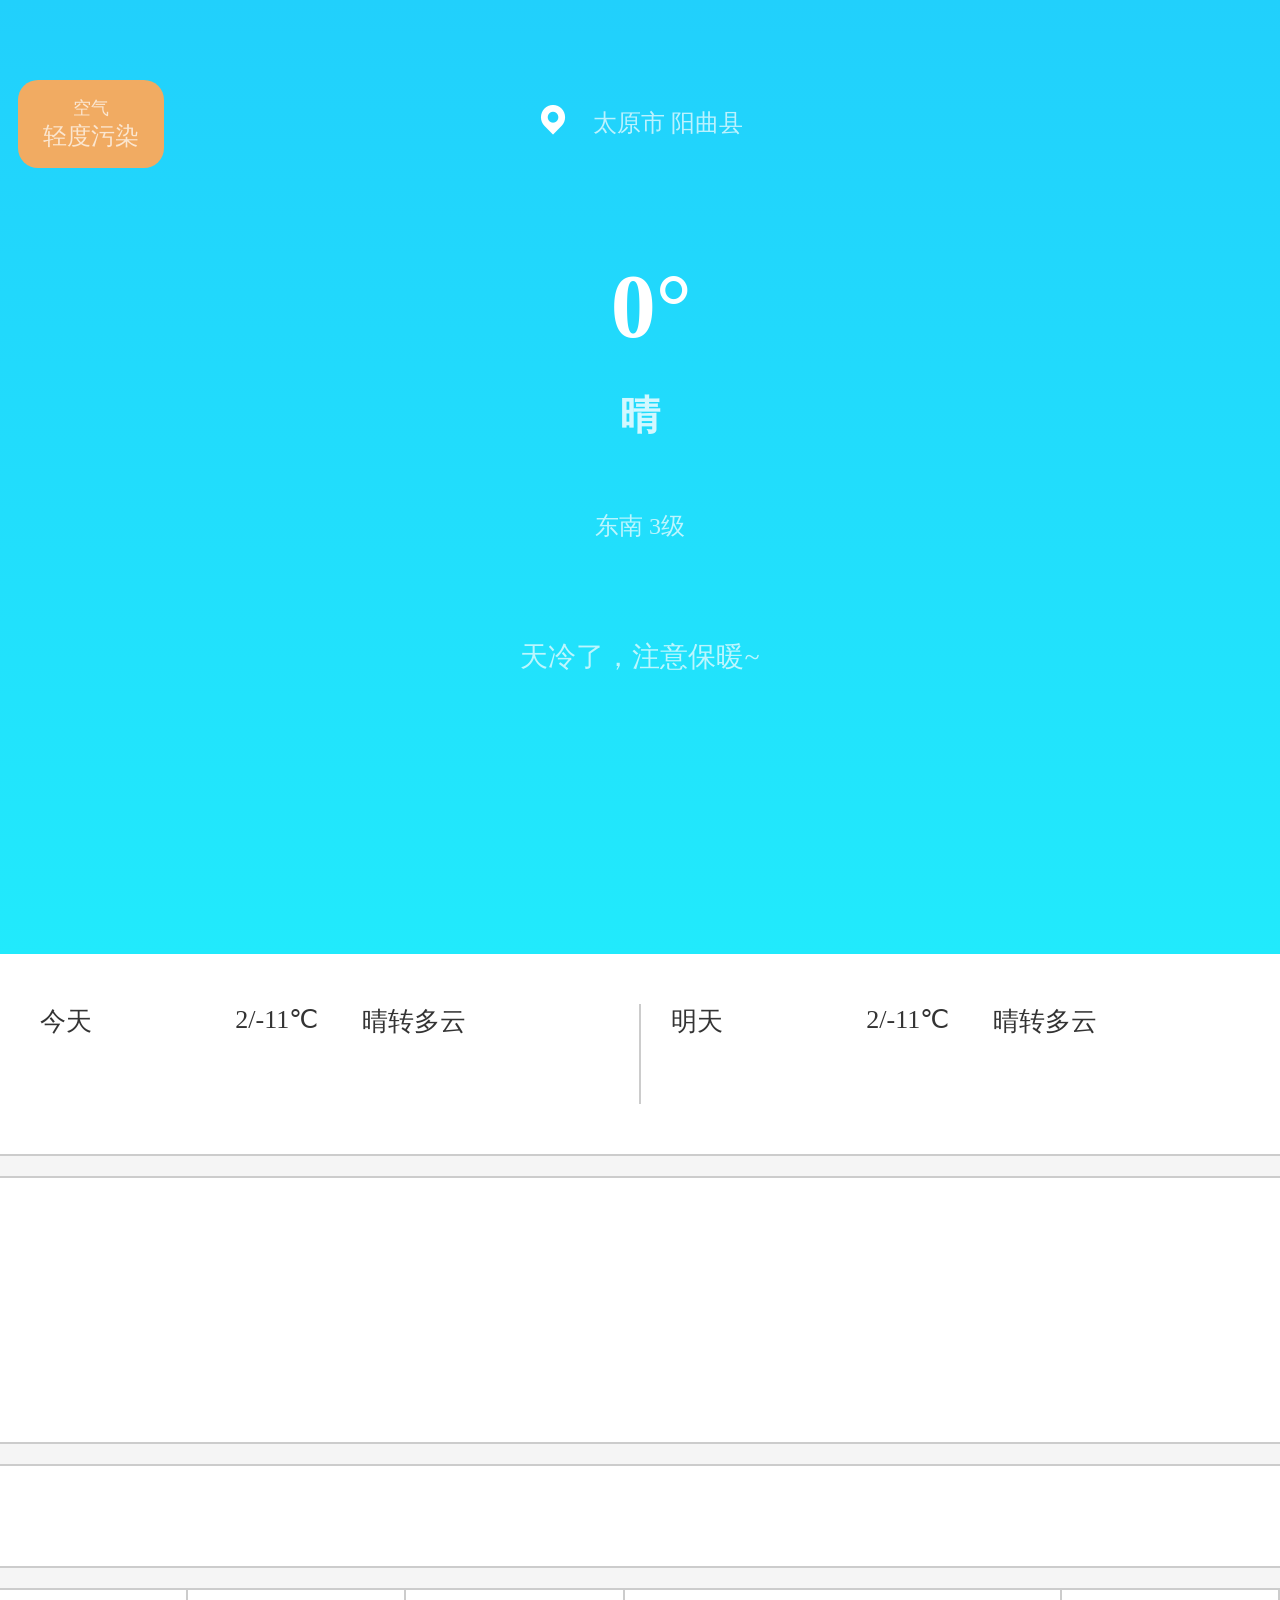
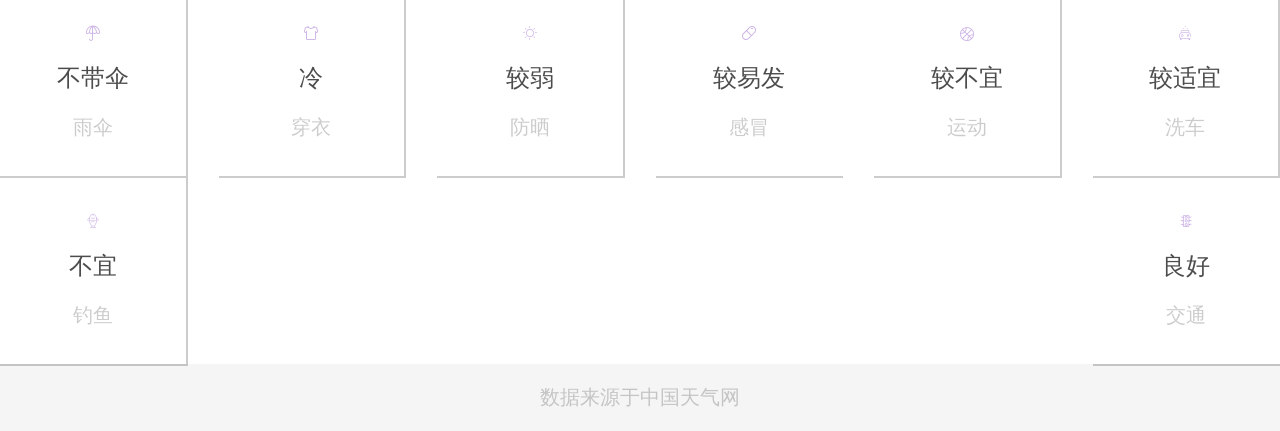
<file: index.html>
<!DOCTYPE html>
<html>
<head>
    <meta charset="utf-8">
    <meta name="viewport" content="initial-scale=1.0, maximum-scale=1.0, user-scalable=no" />
    <title></title>
    <script src="js/rem.js" type="text/javascript" charset="utf-8"></script>
    <script src="js/jquery-3.3.1.min.js" type="text/javascript" charset="utf-8"></script>
    <link rel="stylesheet" type="text/css" href="css/index.css"/>
    <link rel="stylesheet" type="text/css" href="css/iconfont.css"/>
    <script src="js/echarts.min.js"></script>
</head>
<body>
	<div class="main">
		<header>
			<div class="dingwei">
				<div class="dingwei-1">
					<i class="iconfont icon-dingweiweizhi"></i>
					<span class="city">太原市 阳曲县</span>
				</div>
				
				<h1>&nbsp;0°</h1>
				<h3>晴</h3>
				<span class="wind">东南 </span><span class="shidu">3级</span>
				<p>天冷了，注意保暖~</p>
			</div>
			<img src="img/screen.png"/>
			<div class="header-box">
				<p>空气</p>
				<p>轻度污染</p>
			</div>
		</header>
		<!--tq-->
		<div class="tq">
			<ul class="td">
				<li>今天</li>
				<li><span class="td-top">2</span>/<span class="td-low">-11</span>℃</li>
				<li>晴转多云</li>
				<li></li>
			</ul>
			<ul class="tm">
				<li>明天</li>
				<li><span class="td-top">2</span>/<span class="td-low">-11</span>℃</li>
				<li>晴转多云</li>
				<li></li>
			</ul>
		</div>
		
		<!--time-->
		<div class="time">
			<ul class="time-1">
				<!--<li>
					<p>12:00</p>
					<img src="img/0.png"/>
					<p>-1°</p>
				</li>
				<li>
					<p>12:00</p>
					<img src="img/0.png"/>
					<p>-1°</p>
				</li>
				<li>
					<p>12:00</p>
					<img src="img/0.png"/>
					<p>-1°</p>
				</li>
				<li>
					<p>12:00</p>
					<img src="img/0.png"/>
					<p>-1°</p>
				</li>
				<li>
					<p>12:00</p>
					<img src="img/0.png"/>
					<p>-1°</p>
				</li>
				<li>
					<p>12:00</p>
					<img src="img/0.png"/>
					<p>-1°</p>
				</li>
				<li>
					<p>12:00</p>
					<img src="img/0.png"/>
					<p>-1°</p>
				</li>-->
			</ul>
		</div>
		<!--qushi-->
		<div class="qushi">
			<ul class="qushi-top">
				<!--<li>
					<p>昨天</p>
					<span>09/26</span>
					<h4>多云</h4>
					<img src="img/1.png" alt="" />
					<div class="qushi-img"></div>
					<img src="img/1.png"/>
					<p>多云</p>
					<p>西北风</p>
					<p>3级</p>
				</li>-->
				
			</ul>
		</div>
		
		<!--footer-->
		<footer>
			<ul>
				<li>
					<i class="iconfont icon-san"></i>
					<span>不带伞</span>
					<p>雨伞</p>
				</li>
				<li>
					<i class="iconfont icon-txu"></i>
					<span>冷</span>
					<p>穿衣</p>
				</li>
				<li>
					<i class="iconfont icon-taiyang"></i>
					<span>较弱</span>
					<p>防晒</p>
				</li>
				<li>
					<i class="iconfont icon-tubiaojiaonangyao"></i>
					<span>较易发</span>
					<p>感冒</p>
				</li>
				<li>
					<i class="iconfont icon-icon5"></i>
					<span>较不宜</span>
					<p>运动</p>
				</li>
				<li>
					<i class="iconfont icon-xiche"></i>
					<span>较适宜</span>
					<p>洗车</p>
				</li>
				<li>
					<i class="iconfont icon-yu"></i>
					<span>不宜</span>
					<p>钓鱼</p>
				</li>
				<li>
					<i class="iconfont icon-xinhaodeng"></i>
					<span>良好</span>
					<p>交通</p>
				</li>
			</ul>
		</footer>
		<div class="sjly">数据来源于中国天气网</div>
	</div>
	
	<!--定位开始-->
	<div class="location">
		<div class="input">
			<input type="text" placeholder="搜索市、区、县" >
			<a href="javascript:void(false)">取消</a>
		</div>
		<div class="location-1">当前定位
			<a href="javascript:void(false)">小店区</a>
		</div>
		<div class="location-2">历史记录
			<ul>
				<li>运城</li>
				<li>太原</li>
				<li>大同</li>
				<li>三亚</li>
			</ul>
		</div>
		<div class="location-3">热门省份
			<ul>
				
			</ul>
		</div>
		<div class="location-4">热门城市
			<ul>
				
			</ul>
		</div>
	</div>
	
</body>
</html>
<script>
	$(".dingwei-1").click(function(){
		$(".location").css({"display":"block"});
		$(".location").animate({"right":0});
		$(".main").css({"display":'none'});
	})
	$(".input a").click(function(){
		$(".location").animate({"right":"7.5rem"});
		$(".main").css({"display":'block'});
		$(".location").css({"display":"none"});
	})
	//1.获取当前城市的天气信息
	let tianqi;
	$.ajax({
		type:"get",
		url:"https://www.toutiao.com/stream/widget/local_weather/data/?city=太原",
		dataType:"jsonp",
		success:function(obj){
			tianqi=obj.data;
			updata(tianqi);
			console.log(tianqi)
		}
	})
	function updata(tianqi){
		$(".city").html(tianqi.city);
		$(".header-box p:last-child").html(tianqi.weather.quality_level);
		$(".dingwei h1").html(tianqi.weather.current_temperature+"°");
		$(".dingwei h3").html(tianqi.weather.current_condition);
		$(".wind").html(tianqi.weather.wind_direction);
		$(".shidu").html(tianqi.weather.wind_level+"级");
		
		$(".td .td-top").html(tianqi.weather.dat_high_temperature);
		$(".td .td-low").html(tianqi.weather.dat_low_temperature);
		$(".td li:nth-child(3)").html(tianqi.weather.dat_condition);
		let str=`<img src="img/${tianqi.weather.dat_weather_icon_id}.png">`;
		$(".td li:last-child").html(str);
		
		$(".tm .td-top").html(tianqi.weather.tomorrow_high_temperature);
		$(".tm .td-low").html(tianqi.weather.tomorrow_low_temperature);
		$(".tm li:nth-child(3)").html(tianqi.weather.tomorrow_condition);
		let str1=`<img src="img/${tianqi.weather.tomorrow_weather_icon_id}.png">`;
		$(".tm li:last-child").html(str1);
		
		let hweather=tianqi.weather.hourly_forecast;
			hweather.forEach(function(v){
				let str2=`<li>
							<p>${v.hour}:00</p>
							<img src="img/${v.weather_icon_id}.png"/>
							<p>${v.temperature}°</p>
						  </li>`;
				
				$(".time-1").append(str2);
		})
			
		let future=tianqi.weather.forecast_list;
			future.forEach(function(v){
				let str3=`<li>
							<span>${v.date}</span>
							<h4>${v.condition}</h4>
							<img src="img/${v.weather_icon_id}.png" alt="" />
							<div class="qushi-img"></div>
							<img src="img/${v.weather_icon_id}.png"/>
							<p>${v.condition}</p>
							<p>${v.wind_direction}</p>
							<p>${v.wind_level}级</p>
						 </li>`;
						 
				$(".qushi-top").append(str3);
			})
	}
	
	let city;
	$.ajax({
		type:"get",
		url:"https://www.toutiao.com/stream/widget/local_weather/city/",
		dataType:"jsonp",
		success:function(obj){
			city=obj.data;
			updataCity(city);
			console.log(city)
		}
	});
	function updataCity(city){
		for(let i in city){
			let str=`<li>${i}</li>`;
			$(".location-3 ul").append(str);
			for(let j in city[i]){
				let str1=`<li>${j}</li>`;
				$(".location-4 ul").append(str1);
			}
		}
	}
	
	window.onload=function(){
		$(".location li").click(function(){
			$(".location").animate({"right":"7.5rem"});
			$(".main").css({"display":'block'});
			$(".location").css({"display":"none"});
			let con=$(this).html();
//			console.log(con);
			ajaxs(con);
		})
		function ajaxs(tianqi1){
			let url1=`https://www.toutiao.com/stream/widget/local_weather/data/?city=${tianqi1}`;
			$.ajax({
				type:"get",
				url:url1,
				dataType:"jsonp",
				success:function(obj){
					let tianqi2=obj.data;
					$(".time-1").empty();
					$(".qushi-top").empty();
					updata(tianqi2);
					
				}
			});
		}
		
		$("input").focus(function(){
			$(".input a").html("搜索");
		})
		$(".input a").click(function(){
			let text=$("input").val();
			for(let i in city){
				if(text==i){
					ajaxs(text);
					return;
				}
				for(let j in city[i]){
					if(text==j){
						ajaxs(text);
						return;
					}
				}
			}
			if(text!=""){
				alert("该城市不存在");
			}
			
		})
		
	}
</script>
<script>
        // 基于准备好的dom，初始化echarts实例
        var myChart = echarts.init(document.getElementById('main'));

        // 指定图表的配置项和数据
        var option = {
			    title: {
			        text: '未来一周气温变化',
			        subtext: '纯属虚构'
			    },
			    tooltip: {
			        trigger: 'axis'
			    },
			    legend: {
			        data:['最高气温','最低气温']
			    },
			    toolbox: {
			        show: true,
			        feature: {
			            dataZoom: {
			                yAxisIndex: 'none'
			            },
			            dataView: {readOnly: false},
			            magicType: {type: ['line', 'bar']},
			            restore: {},
			            saveAsImage: {}
			        }
			    },
//			    xAxis:  {
//			        type: 'category',
//			        boundaryGap: false,
//			        data: ['周一','周二','周三','周四','周五','周六','周日']
//			    },
//			    yAxis: {
//			        type: 'value',
//			        axisLabel: {
//			            formatter: '{value} °C'
//			        }
//			    },
			    series: [
			        {
			            name:'最高气温',
			            type:'line',
			            data:[11, 11, 15, 13, 12, 13, 10],
			            markPoint: {
			                data: [
			                    {type: 'max', name: '最大值'},
			                    {type: 'min', name: '最小值'}
			                ]
			            },
			            markLine: {
			                data: [
			                    {type: 'average', name: '平均值'}
			                ]
			            }
			        },
			        {
			            name:'最低气温',
			            type:'line',
			            data:[1, -2, 2, 5, 3, 2, 0],
			            markPoint: {
			                data: [
			                    {name: '周最低', value: -2, xAxis: 1, yAxis: -1.5}
			                ]
			            },
			            markLine: {
			                data: [
			                    {type: 'average', name: '平均值'},
			                    [{
			                        symbol: 'none',
			                        x: '90%',
			                        yAxis: 'max'
			                    }, {
			                        symbol: 'circle',
			                        label: {
			                            normal: {
			                                position: 'start',
			                                formatter: '最大值'
			                            }
			                        },
			                        type: 'max',
			                        name: '最高点'
			                    }]
			                ]
			            }
			        }
			    ]
			};
        myChart.setOption(option);
</script>
</file>
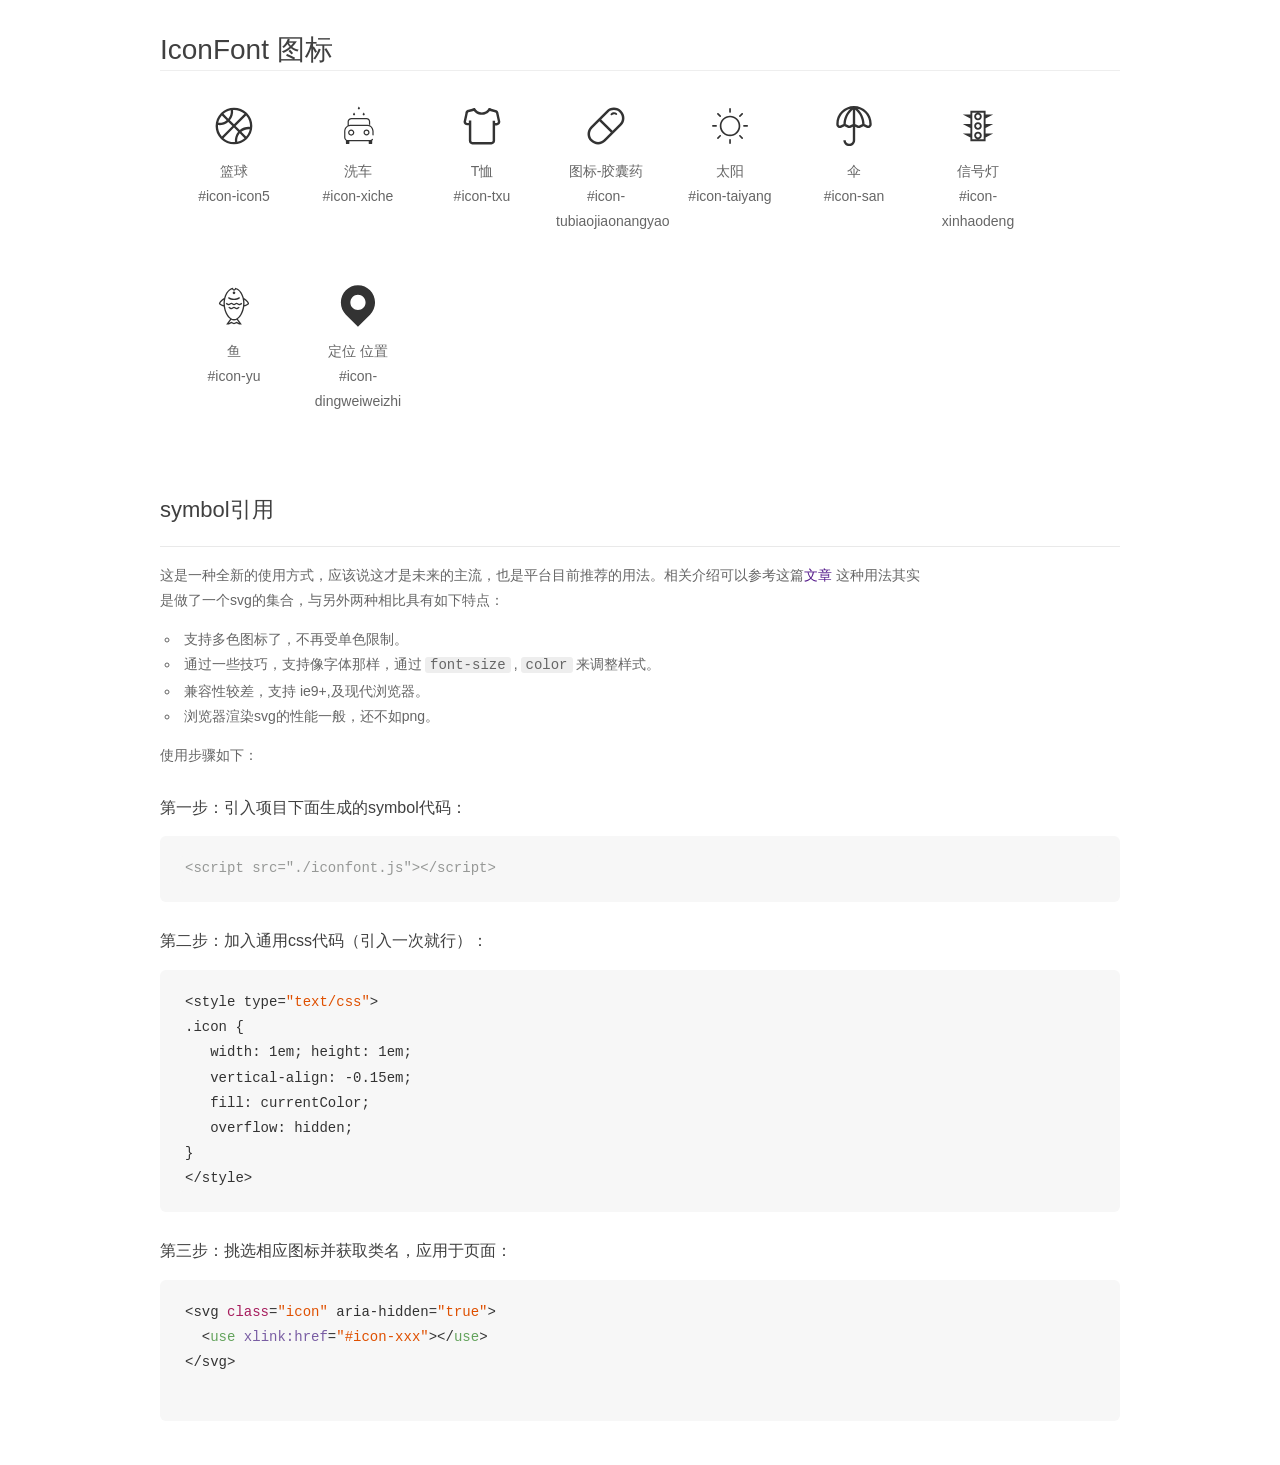
<file: font_853122_uxm7gev8xdq/demo_symbol.html>
<!DOCTYPE html>
<html>
<head>
    <meta charset="utf-8"/>
    <title>IconFont</title>
    <link rel="stylesheet" href="demo.css">
    <script src="iconfont.js"></script>

    <style type="text/css">
        .icon {
          /* 通过设置 font-size 来改变图标大小 */
          width: 1em; height: 1em;
          /* 图标和文字相邻时，垂直对齐 */
          vertical-align: -0.15em;
          /* 通过设置 color 来改变 SVG 的颜色/fill */
          fill: currentColor;
          /* path 和 stroke 溢出 viewBox 部分在 IE 下会显示
             normalize.css 中也包含这行 */
          overflow: hidden;
        }

    </style>
</head>
<body>
    <div class="main markdown">
        <h1>IconFont 图标</h1>
        <ul class="icon_lists clear">
            
                <li>
                    <svg class="icon" aria-hidden="true">
                        <use xlink:href="#icon-icon5"></use>
                    </svg>
                    <div class="name">篮球</div>
                    <div class="fontclass">#icon-icon5</div>
                </li>
            
                <li>
                    <svg class="icon" aria-hidden="true">
                        <use xlink:href="#icon-xiche"></use>
                    </svg>
                    <div class="name">洗车</div>
                    <div class="fontclass">#icon-xiche</div>
                </li>
            
                <li>
                    <svg class="icon" aria-hidden="true">
                        <use xlink:href="#icon-txu"></use>
                    </svg>
                    <div class="name">T恤</div>
                    <div class="fontclass">#icon-txu</div>
                </li>
            
                <li>
                    <svg class="icon" aria-hidden="true">
                        <use xlink:href="#icon-tubiaojiaonangyao"></use>
                    </svg>
                    <div class="name">图标-胶囊药</div>
                    <div class="fontclass">#icon-tubiaojiaonangyao</div>
                </li>
            
                <li>
                    <svg class="icon" aria-hidden="true">
                        <use xlink:href="#icon-taiyang"></use>
                    </svg>
                    <div class="name">太阳</div>
                    <div class="fontclass">#icon-taiyang</div>
                </li>
            
                <li>
                    <svg class="icon" aria-hidden="true">
                        <use xlink:href="#icon-san"></use>
                    </svg>
                    <div class="name">伞</div>
                    <div class="fontclass">#icon-san</div>
                </li>
            
                <li>
                    <svg class="icon" aria-hidden="true">
                        <use xlink:href="#icon-xinhaodeng"></use>
                    </svg>
                    <div class="name">信号灯</div>
                    <div class="fontclass">#icon-xinhaodeng</div>
                </li>
            
                <li>
                    <svg class="icon" aria-hidden="true">
                        <use xlink:href="#icon-yu"></use>
                    </svg>
                    <div class="name">鱼</div>
                    <div class="fontclass">#icon-yu</div>
                </li>
            
                <li>
                    <svg class="icon" aria-hidden="true">
                        <use xlink:href="#icon-dingweiweizhi"></use>
                    </svg>
                    <div class="name">定位 位置</div>
                    <div class="fontclass">#icon-dingweiweizhi</div>
                </li>
            
        </ul>


        <h2 id="symbol-">symbol引用</h2>
        <hr>

        <p>这是一种全新的使用方式，应该说这才是未来的主流，也是平台目前推荐的用法。相关介绍可以参考这篇<a href="">文章</a>
        这种用法其实是做了一个svg的集合，与另外两种相比具有如下特点：</p>
        <ul>
          <li>支持多色图标了，不再受单色限制。</li>
          <li>通过一些技巧，支持像字体那样，通过<code>font-size</code>,<code>color</code>来调整样式。</li>
          <li>兼容性较差，支持 ie9+,及现代浏览器。</li>
          <li>浏览器渲染svg的性能一般，还不如png。</li>
        </ul>
        <p>使用步骤如下：</p>
        <h3 id="-symbol-">第一步：引入项目下面生成的symbol代码：</h3>
        <pre><code class="lang-js hljs javascript"><span class="hljs-comment">&lt;script src="./iconfont.js"&gt;&lt;/script&gt;</span></code></pre>
        <h3 id="-css-">第二步：加入通用css代码（引入一次就行）：</h3>
        <pre><code class="lang-js hljs javascript">&lt;style type=<span class="hljs-string">"text/css"</span>&gt;
.icon {
   width: <span class="hljs-number">1</span>em; height: <span class="hljs-number">1</span>em;
   vertical-align: <span class="hljs-number">-0.15</span>em;
   fill: currentColor;
   overflow: hidden;
}
&lt;<span class="hljs-regexp">/style&gt;</span></code></pre>
        <h3 id="-">第三步：挑选相应图标并获取类名，应用于页面：</h3>
        <pre><code class="lang-js hljs javascript">&lt;svg <span class="hljs-class"><span class="hljs-keyword">class</span></span>=<span class="hljs-string">"icon"</span> aria-hidden=<span class="hljs-string">"true"</span>&gt;<span class="xml"><span class="hljs-tag">
  &lt;<span class="hljs-name">use</span> <span class="hljs-attr">xlink:href</span>=<span class="hljs-string">"#icon-xxx"</span>&gt;</span><span class="hljs-tag">&lt;/<span class="hljs-name">use</span>&gt;</span>
</span>&lt;<span class="hljs-regexp">/svg&gt;
        </span></code></pre>
    </div>
</body>
</html>
</file>
<file: css/index.css>
* {
	padding: 0;
	margin: 0;
	list-style: none;
	box-sizing: border-box;
	/*overflow: hidden;*/
	/*overflow-y: auto;*/
}
a {
	text-decoration: none;
}
body {
	background: #f5f5f5;
	position: relative;
}
.city{
	cursor: pointer;
}
.main {
	width: 100%;
	height: auto;
	display: block;
}
/*header开始*/
header {
	width: 100%;
	height: 9.54rem;
	background: -webkit-linear-gradient(top, rgb(33,208,252) , rgb(33,234,252)); /* Safari 5.1 - 6.0 */
    background: -o-linear-gradient(bottom, rgb(33,208,252) , rgb(33,234,252)); /* Opera 11.1 - 12.0 */
    background: -moz-linear-gradient(top, rgb(33,208,252) , rgb(33,234,252)); /* Firefox 3.6 - 15 */
    background: linear-gradient(to bottom, rgb(33,208,252) , rgb(33,234,252));
    position: relative;
    overflow: hidden;
}
header img{
	width: 100%;
	height: 2rem;
	margin-top: 100%;
}
.dingwei {
	width: 2.5rem;
	position: absolute;
	top: .4rem;
	left: 0;
	right: 0;
	margin: 0 auto;
	text-align: center;
}
.dingwei i,
.dingwei span {
	font-size: .3rem;
	color: #fff;
}
.dingwei h1 {
	font-size: .9rem;
	color: #fff;
	margin-top: 1rem;
}
.dingwei h3 {
	font-size: .4rem;
	color: rgba(255,255,255,.8);
	margin-top: .3rem;
}
.dingwei h4 {
	font-size: .24rem;
	color: rgba(255,255,255,.7);
	margin-top: .3rem;
}
.dingwei span {
	font-size: .24rem;
	color: rgba(255,255,255,.7);
	margin-top: .3rem;
}
.dingwei p {
	font-size: .28rem;
	color: rgba(255,255,255,.7);
	margin-top: .8rem;
}
.header-box {
	position: absolute;
	left: .18rem;
	top: .8rem;
	width: 1.46rem;
	height: .88rem;
	background: #f1ab62;
	border-radius: .2rem;
	text-align: center;
	display: flex;
	justify-content: center;
	flex-direction: column;
}
.header-box p:first-child {
	font-size: .18rem;
	color: rgba(255,255,255,.7);
}
.header-box p:last-child {
	font-size: .24rem;
	color: rgba(255,255,255,.7);
}

/*tq*/
.tq {
	width: 100%;
	height: 2.02rem;
	background: #fff;
	padding: .5rem .4rem;
	border-bottom: .02rem solid rgba(0,0,0,.2);
	margin-bottom: .2rem;
}
.td {
	width: 50%;
	height: 100%;
	border-right: .01rem solid rgba(0,0,0,.2);
	float: left;
	display: flex;
	justify-content: space-between;
	flex-wrap: wrap;
}
.tm {
	width: 50%;
	height: 100%;
	border-left: .01rem solid rgba(0,0,0,.2);
	float: left;
	display: flex;
	justify-content: space-between;
	flex-wrap: wrap;
}
.td li {
	font-size: .26rem;
	color: rgba(0,0,0,.8);
	margin-right: 1.3rem;
	margin-bottom: .2rem;
}
.td li:nth-child(2n) {
	margin-right: .3rem;
}
.td img {
	width: .4rem;
	height: .4rem;
}
.tm li {
	font-size: .26rem;
	color: rgba(0,0,0,.8);
	margin-right: 1.3rem;
	margin-bottom: .2rem;
}
.tm li:nth-child(2n-1) {
	margin-left: .3rem;
}
.tm li:nth-child(2n) {
	margin-right: 0;
}
.tm img {
	width: .4rem;
	height: .4rem;
}
/*time*/
.time {
	width: 100%;
	height: 2.68rem;
	border-top: .02rem solid rgba(0,0,0,.2);
	border-bottom: .02rem solid rgba(0,0,0,.2);
	background: #fff;
	overflow: hidden;
	margin-bottom: .2rem;
}
.time-1 {
	width: 14rem;
	padding: .6rem .4rem .55rem .4rem;
	width: auto;
	height: 100%;
	display: flex;
	flex-wrap: nowrap;
	overflow-x: auto;
}
::-webkit-scrollbar {
	display:none;
}
.time-1 li{
	width: .54rem;
	height: 100%;
	margin-right: .8rem;
	display: flex;
	flex-direction: column;
	justify-content: space-between;
	text-align: center;
	float: left;
}
.time-1 li:last-child {
	margin-right: 0;
}
.time-1 li p:first-child {
	font-size: .18rem;
	color: rgba(0,0,0,.2);
}
.time-1 li p:last-child {
	font-size: .18rem;
	color: rgba(0,0,0,.5);
}
.time-1 li img {
	width: .4rem;
	height: .4rem;
	margin: 0 auto;
}
/*qushi*/
.qushi {
	width: 100%;
	/*height: 7.78rem;*/
	border-top: .02rem solid rgba(0,0,0,.2);
	border-bottom: .02rem solid rgba(0,0,0,.2);
	background: #fff;
	margin-bottom: .2rem;
	padding: .5rem .3rem;
	overflow: hidden;
}
.qushi-top {
	width: auto;
	height: 100%;
	display: flex;
	justify-content: space-between;
	flex-wrap: nowrap;
	overflow-x: auto;
}
.qushi .zhexiantu{
	width:100%;
	height:3.6rem;
}
.qushi-top li {
	width: 1rem;
	height: 7.78rem;
	text-align: center;
	display: flex;
	flex-direction: column;
	justify-content: space-between;
	margin-right: 1rem;
}
.qushi-top li p {
	font-size: .18rem;
	color: rgba(0,0,0,.2);
}
.qushi-top li span {
	width: 1rem;
	height: .68rem;
	font-size: .14rem;
	color: rgba(0,0,0,.2);
	/*margin-top: -.2rem;*/
}
.qushi-top li h4 {
	width: 1rem;
	height: .8rem;
	font-size: .2rem;
	color: rgba(0,0,0,.8);
	text-align: center;
	margin: 0 auto;
}
.qushi-top li img {
	width: .4rem;
	height: .4rem;
	margin: 0 auto;
}

.qushi-bottom {
	width: 100%;
	height: 1.84rem;
	display: flex;
	justify-content: space-between;
}
.qushi-bottom li {
	width: .6rem;
	height: 1.8rem;
	text-align: center;
	display: flex;
	flex-direction: column;
	justify-content: space-between;
}
.qushi-bottom li p {
	font-size: .18rem;
	color: rgba(0,0,0,.2);
}
.qushi-bottom li span {
	font-size: .14rem;
	color: rgba(0,0,0,.2);
	margin-top: -.2rem;
}
.qushi-bottom li h4 {
	font-size: .26rem;
	color: rgba(0,0,0,.8);
}
.qushi-bottom li img {
	width: .4rem;
	height: .4rem;
	margin: 0 auto;
}
/*footer*/
footer {
	width: 100%;
	height: 3.76rem;
	border-top: .02rem solid rgba(0,0,0,.2);
	/*border-bottom: .02rem solid rgba(0,0,0,.2);*/
	background: #fff;
}
footer ul {
	width: 100%;
	height: 100%;
	display: flex;
	justify-content: space-between;
	flex-wrap: wrap;
}
footer ul li {
	width: 1.875rem;
	height: 1.88rem;
	border-right: .02rem solid rgba(0,0,0,.2);
	border-bottom: .02rem solid rgba(0,0,0,.2);
	text-align: center;
	display: flex;
	flex-direction: column;
	justify-content: space-between;
	padding: .35rem;
}
footer li:nth-child(4n) {
	border-right: none;
}
footer li i {
	font-size: 0.4rem;
	color: #ccb4e6;
}
footer span {
	font-size: .24rem;
	color: rgba(0,0,0,.7);
}
footer p {
	font-size: .2rem;
	color: rgba(0,0,0,.2);
}
.sjly {
	width: 3rem;
	font-size: .2rem;
	color: rgba(0,0,0,.2);
	margin: .2rem auto;
	text-align: center;
}

/*location*/
.location {
	width: 100%;
	/*height: 100%;*/
	background: #fff;
	position: absolute;
	top: 0;
	right: 7.5rem;
	z-index: 999;
	padding: 0 .24rem;
	display: none;
}
.input {
	width: 100%;
	height: .9rem;
	padding: .15rem 0;
	border-bottom: .02rem solid rgba(0,0,0,.2);
	display: flex;
	justify-content: space-between;
	align-items: center;
}
.input input {
	width: 5.89rem;
	height: 100%;
	background: #f5f5f5;
	border: none;
	border-radius: 1rem;
	padding-left: .6rem;
	outline: none;
}
.input a {
	font-size: .28rem;
	color: rgba(0,0,0,.8);
}
.location-1 {
	margin-top: .46rem;
	font-size: .24rem;
	color: rgba(0,0,0,.8);
}
.location-1 a {
	display: block;
	width: 2.2rem;
	height: .56rem;
	background: #f5f5f5;
	border-radius: .28rem;
	line-height: .56rem;
	text-align: center;
	margin-top: .3rem;
	color: rgba(0,0,0,.8);
	font-size: .2rem;
}
.location-2 {
	width: 100%;
	margin-top: .46rem;
	margin-bottom: .3rem;
	font-size: .24rem;
	color: rgba(0,0,0,.8);
}
.location-2 i {
	float: right;
}
.location-2 ul {
	width: 100%;
	display: flex;
	justify-content: flex-start;
	flex-wrap: wrap;
}
.location-2 li {
	width: 2.2rem;
	height: .56rem;
	background: #f5f5f5;
	border-radius: .28rem;
	line-height: .56rem;
	text-align: center;
	margin-top: .3rem;
	color: rgba(0,0,0,.8);
	font-size: .2rem;
	margin-right: .2rem;
	cursor: pointer;
}
.location-2 li:nth-child(3n){
	margin-right: 0;
}

.location-3 {
	width: 100%;
	margin-top: .46rem;
	margin-bottom: .3rem;
	font-size: .24rem;
	color: rgba(0,0,0,.8);
}
.location-3 i {
	float: right;
}
.location-3 ul {
	width: 100%;
	display: flex;
	justify-content: flex-start;
	flex-wrap: wrap;
}
.location-3 li {
	width: 2.2rem;
	height: .56rem;
	background: #f5f5f5;
	border-radius: .28rem;
	line-height: .56rem;
	text-align: center;
	margin-top: .3rem;
	color: rgba(0,0,0,.8);
	font-size: .2rem;
	margin-right: .2rem;
	cursor: pointer;
}
.location-3 li:nth-child(3n){
	margin-right: 0;
}

.location-4 {
	width: 100%;
	margin-top: .46rem;
	margin-bottom: .3rem;
	font-size: .24rem;
	color: rgba(0,0,0,.8);
}
.location-4 i {
	float: right;
}
.location-4 ul {
	width: 100%;
	display: flex;
	justify-content: flex-start;
	flex-wrap: wrap;
}
.location-4 li {
	width: 2.2rem;
	height: .56rem;
	background: #f5f5f5;
	border-radius: .28rem;
	line-height: .56rem;
	text-align: center;
	margin-top: .3rem;
	color: rgba(0,0,0,.8);
	font-size: .2rem;
	margin-right: .2rem;
	cursor: pointer;
}
.location-4 li:nth-child(3n){
	margin-right: 0;
}
</file>
<file: css/iconfont.css>
@font-face {font-family: "iconfont";
  src: url('iconfont.eot?t=1537951656940'); /* IE9*/
  src: url('iconfont.eot?t=1537951656940#iefix') format('embedded-opentype'), /* IE6-IE8 */
  url('[data-uri]') format('woff'),
  url('iconfont.ttf?t=1537951656940') format('truetype'), /* chrome, firefox, opera, Safari, Android, iOS 4.2+*/
  url('iconfont.svg?t=1537951656940#iconfont') format('svg'); /* iOS 4.1- */
}

.iconfont {
  font-family:"iconfont" !important;
  font-size:16px;
  font-style:normal;
  -webkit-font-smoothing: antialiased;
  -moz-osx-font-smoothing: grayscale;
}

.icon-icon5:before { content: "\e61a"; }

.icon-xiche:before { content: "\e687"; }

.icon-txu:before { content: "\e628"; }

.icon-tubiaojiaonangyao:before { content: "\e60f"; }

.icon-taiyang:before { content: "\e61c"; }

.icon-san:before { content: "\e795"; }

.icon-xinhaodeng:before { content: "\e609"; }

.icon-yu:before { content: "\e601"; }

.icon-dingweiweizhi:before { content: "\e63a"; }
</file>
<file: font_853122_uxm7gev8xdq/demo.css>
*{margin: 0;padding: 0;list-style: none;}
/*
KISSY CSS Reset
理念：1. reset 的目的不是清除浏览器的默认样式，这仅是部分工作。清除和重置是紧密不可分的。
2. reset 的目的不是让默认样式在所有浏览器下一致，而是减少默认样式有可能带来的问题。
3. reset 期望提供一套普适通用的基础样式。但没有银弹，推荐根据具体需求，裁剪和修改后再使用。
特色：1. 适应中文；2. 基于最新主流浏览器。
维护：玉伯<lifesinger@gmail.com>, 正淳<ragecarrier@gmail.com>
 */

/** 清除内外边距 **/
body, h1, h2, h3, h4, h5, h6, hr, p, blockquote, /* structural elements 结构元素 */
dl, dt, dd, ul, ol, li, /* list elements 列表元素 */
pre, /* text formatting elements 文本格式元素 */
form, fieldset, legend, button, input, textarea, /* form elements 表单元素 */
th, td /* table elements 表格元素 */ {
  margin: 0;
  padding: 0;
}

/** 设置默认字体 **/
body,
button, input, select, textarea /* for ie */ {
  font: 12px/1.5 tahoma, arial, \5b8b\4f53, sans-serif;
}
h1, h2, h3, h4, h5, h6 { font-size: 100%; }
address, cite, dfn, em, var { font-style: normal; } /* 将斜体扶正 */
code, kbd, pre, samp { font-family: courier new, courier, monospace; } /* 统一等宽字体 */
small { font-size: 12px; } /* 小于 12px 的中文很难阅读，让 small 正常化 */

/** 重置列表元素 **/
ul, ol { list-style: none; }

/** 重置文本格式元素 **/
a { text-decoration: none; }
a:hover { text-decoration: underline; }


/** 重置表单元素 **/
legend { color: #000; } /* for ie6 */
fieldset, img { border: 0; } /* img 搭车：让链接里的 img 无边框 */
button, input, select, textarea { font-size: 100%; } /* 使得表单元素在 ie 下能继承字体大小 */
/* 注：optgroup 无法扶正 */

/** 重置表格元素 **/
table { border-collapse: collapse; border-spacing: 0; }

/* 清除浮动 */
.ks-clear:after, .clear:after {
  content: '\20';
  display: block;
  height: 0;
  clear: both;
}
.ks-clear, .clear {
  *zoom: 1;
}

.main {
  padding: 30px 100px;
width: 960px;
margin: 0 auto;
}
.main h1{font-size:36px; color:#333; text-align:left;margin-bottom:30px; border-bottom: 1px solid #eee;}

.helps{margin-top:40px;}
.helps pre{
  padding:20px;
  margin:10px 0;
  border:solid 1px #e7e1cd;
  background-color: #fffdef;
  overflow: auto;
}

.icon_lists{
  width: 100% !important;

}

.icon_lists li{
  float:left;
  width: 100px;
  height:180px;
  text-align: center;
  list-style: none !important;
}
.icon_lists .icon{
  font-size: 42px;
  line-height: 100px;
  margin: 10px 0;
  color:#333;
  -webkit-transition: font-size 0.25s ease-out 0s;
  -moz-transition: font-size 0.25s ease-out 0s;
  transition: font-size 0.25s ease-out 0s;

}
.icon_lists .icon:hover{
  font-size: 100px;
}



.markdown {
  color: #666;
  font-size: 14px;
  line-height: 1.8;
}

.highlight {
  line-height: 1.5;
}

.markdown img {
  vertical-align: middle;
  max-width: 100%;
}

.markdown h1 {
  color: #404040;
  font-weight: 500;
  line-height: 40px;
  margin-bottom: 24px;
}

.markdown h2,
.markdown h3,
.markdown h4,
.markdown h5,
.markdown h6 {
  color: #404040;
  margin: 1.6em 0 0.6em 0;
  font-weight: 500;
  clear: both;
}

.markdown h1 {
  font-size: 28px;
}

.markdown h2 {
  font-size: 22px;
}

.markdown h3 {
  font-size: 16px;
}

.markdown h4 {
  font-size: 14px;
}

.markdown h5 {
  font-size: 12px;
}

.markdown h6 {
  font-size: 12px;
}

.markdown hr {
  height: 1px;
  border: 0;
  background: #e9e9e9;
  margin: 16px 0;
  clear: both;
}

.markdown p,
.markdown pre {
  margin: 1em 0;
}

.markdown > p,
.markdown > blockquote,
.markdown > .highlight,
.markdown > ol,
.markdown > ul {
  width: 80%;
}

.markdown ul > li {
  list-style: circle;
}

.markdown > ul li,
.markdown blockquote ul > li {
  margin-left: 20px;
  padding-left: 4px;
}

.markdown > ul li p,
.markdown > ol li p {
  margin: 0.6em 0;
}

.markdown ol > li {
  list-style: decimal;
}

.markdown > ol li,
.markdown blockquote ol > li {
  margin-left: 20px;
  padding-left: 4px;
}

.markdown code {
  margin: 0 3px;
  padding: 0 5px;
  background: #eee;
  border-radius: 3px;
}

.markdown pre {
  border-radius: 6px;
  background: #f7f7f7;
  padding: 20px;
}

.markdown pre code {
  border: none;
  background: #f7f7f7;
  margin: 0;
}

.markdown strong,
.markdown b {
  font-weight: 600;
}

.markdown > table {
  border-collapse: collapse;
  border-spacing: 0px;
  empty-cells: show;
  border: 1px solid #e9e9e9;
  width: 95%;
  margin-bottom: 24px;
}

.markdown > table th {
  white-space: nowrap;
  color: #333;
  font-weight: 600;

}

.markdown > table th,
.markdown > table td {
  border: 1px solid #e9e9e9;
  padding: 8px 16px;
  text-align: left;
}

.markdown > table th {
  background: #F7F7F7;
}

.markdown blockquote {
  font-size: 90%;
  color: #999;
  border-left: 4px solid #e9e9e9;
  padding-left: 0.8em;
  margin: 1em 0;
  font-style: italic;
}

.markdown blockquote p {
  margin: 0;
}

.markdown .anchor {
  opacity: 0;
  transition: opacity 0.3s ease;
  margin-left: 8px;
}

.markdown .waiting {
  color: #ccc;
}

.markdown h1:hover .anchor,
.markdown h2:hover .anchor,
.markdown h3:hover .anchor,
.markdown h4:hover .anchor,
.markdown h5:hover .anchor,
.markdown h6:hover .anchor {
  opacity: 1;
  display: inline-block;
}

.markdown > br,
.markdown > p > br {
  clear: both;
}


.hljs {
  display: block;
  background: white;
  padding: 0.5em;
  color: #333333;
  overflow-x: auto;
}

.hljs-comment,
.hljs-meta {
  color: #969896;
}

.hljs-string,
.hljs-variable,
.hljs-template-variable,
.hljs-strong,
.hljs-emphasis,
.hljs-quote {
  color: #df5000;
}

.hljs-keyword,
.hljs-selector-tag,
.hljs-type {
  color: #a71d5d;
}

.hljs-literal,
.hljs-symbol,
.hljs-bullet,
.hljs-attribute {
  color: #0086b3;
}

.hljs-section,
.hljs-name {
  color: #63a35c;
}

.hljs-tag {
  color: #333333;
}

.hljs-title,
.hljs-attr,
.hljs-selector-id,
.hljs-selector-class,
.hljs-selector-attr,
.hljs-selector-pseudo {
  color: #795da3;
}

.hljs-addition {
  color: #55a532;
  background-color: #eaffea;
}

.hljs-deletion {
  color: #bd2c00;
  background-color: #ffecec;
}

.hljs-link {
  text-decoration: underline;
}

pre{
  background: #fff;
}
</file>
